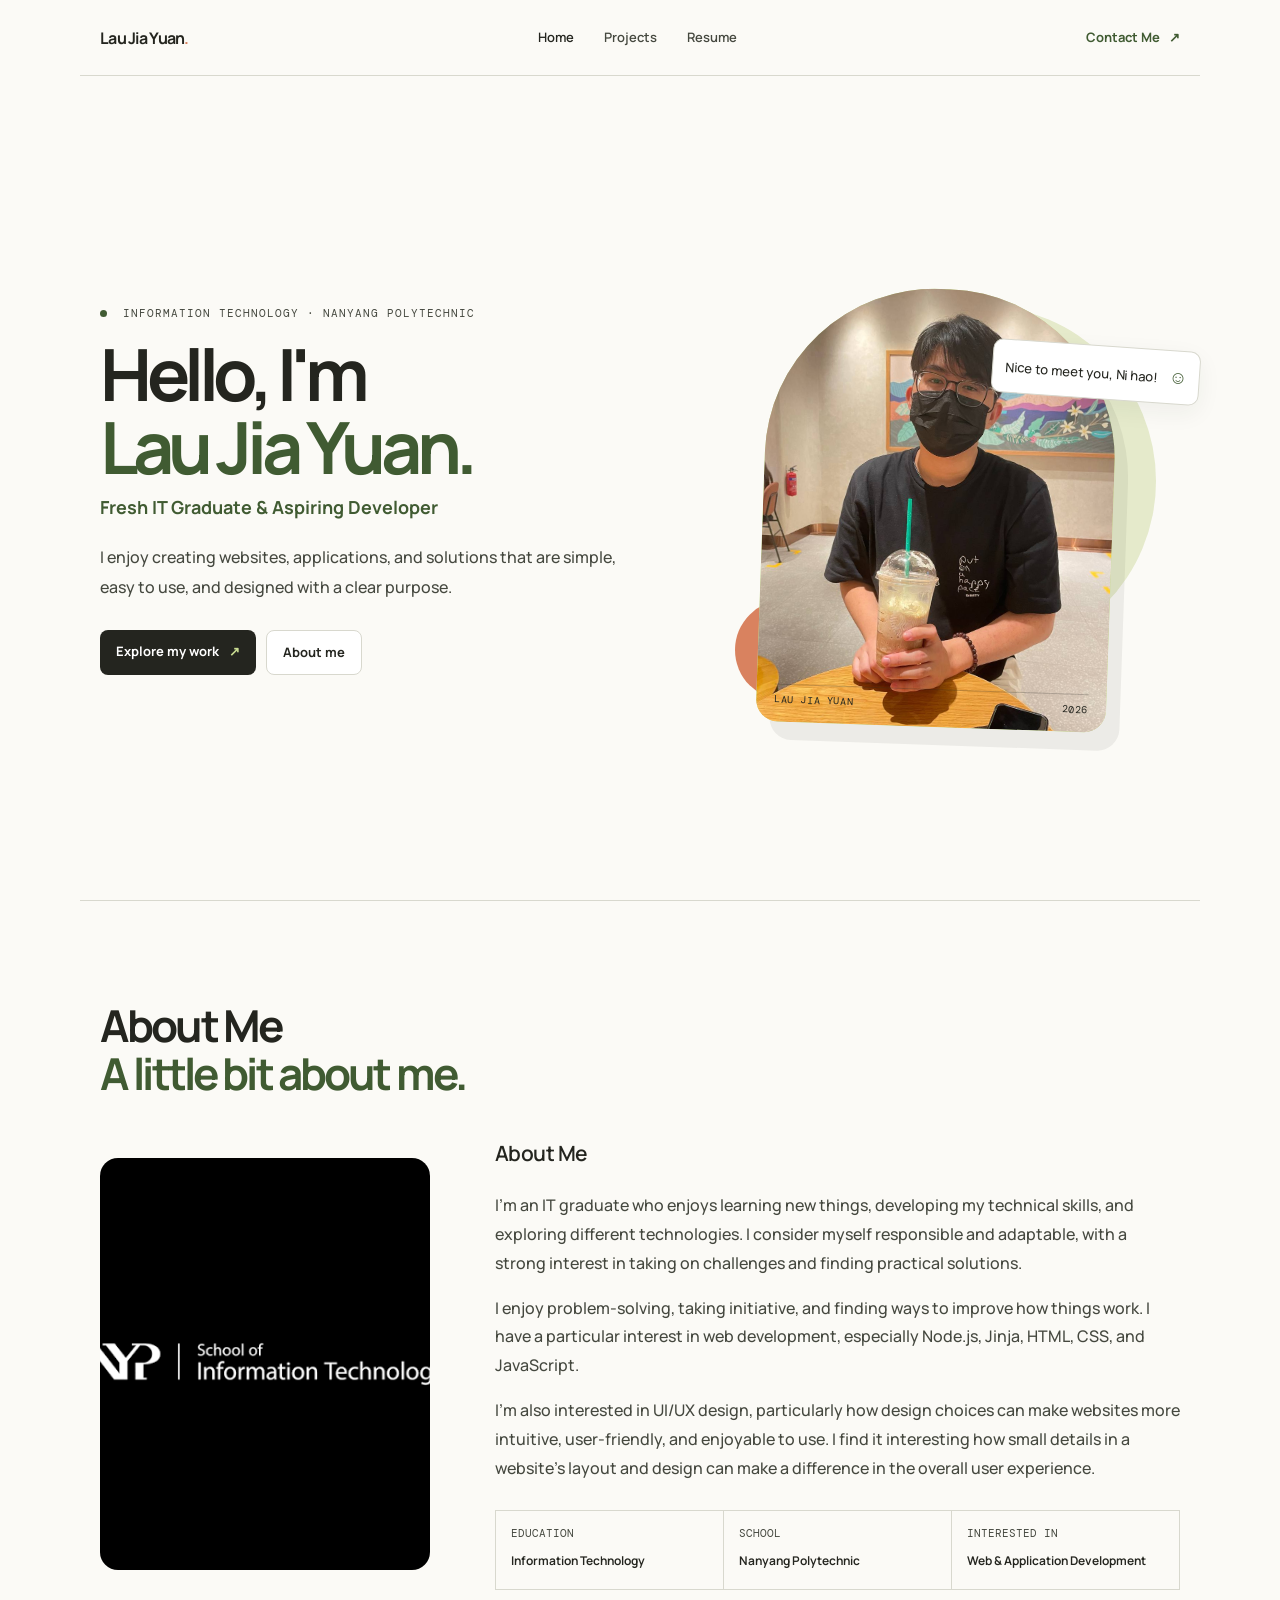
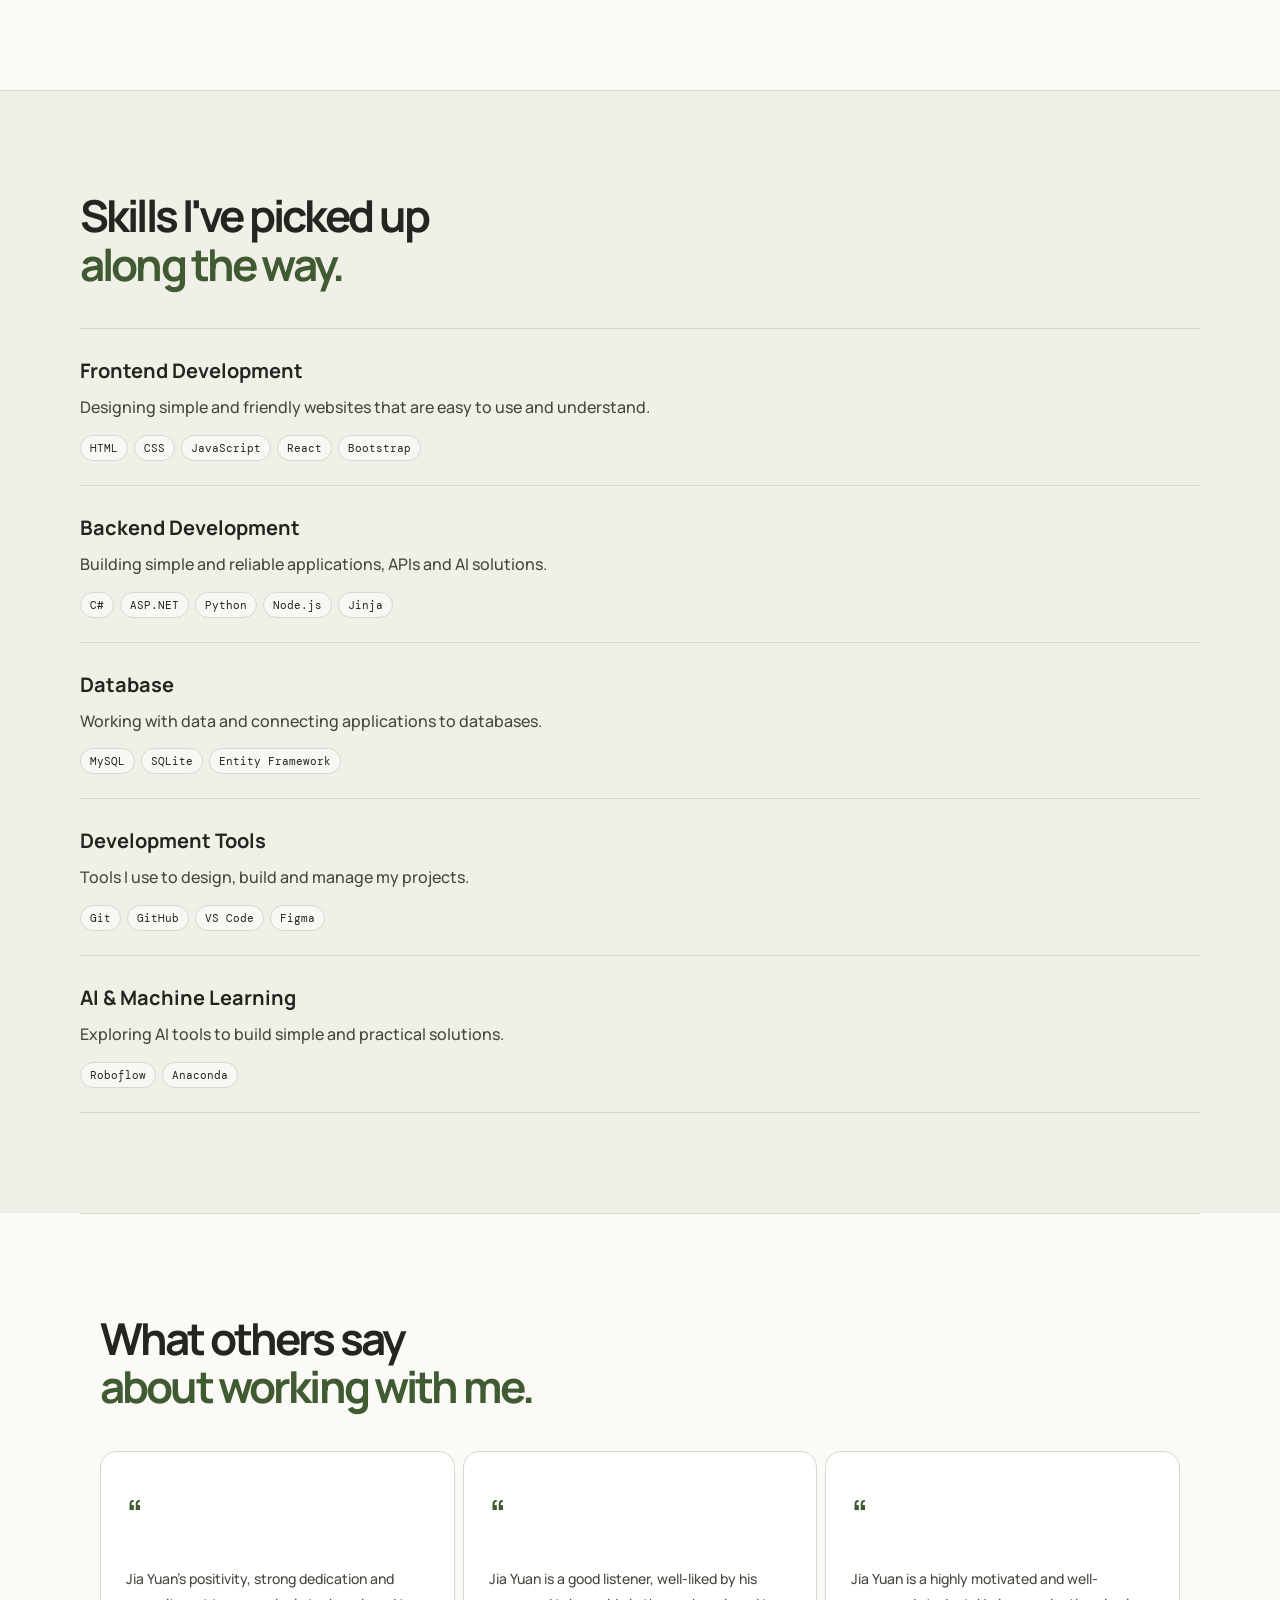
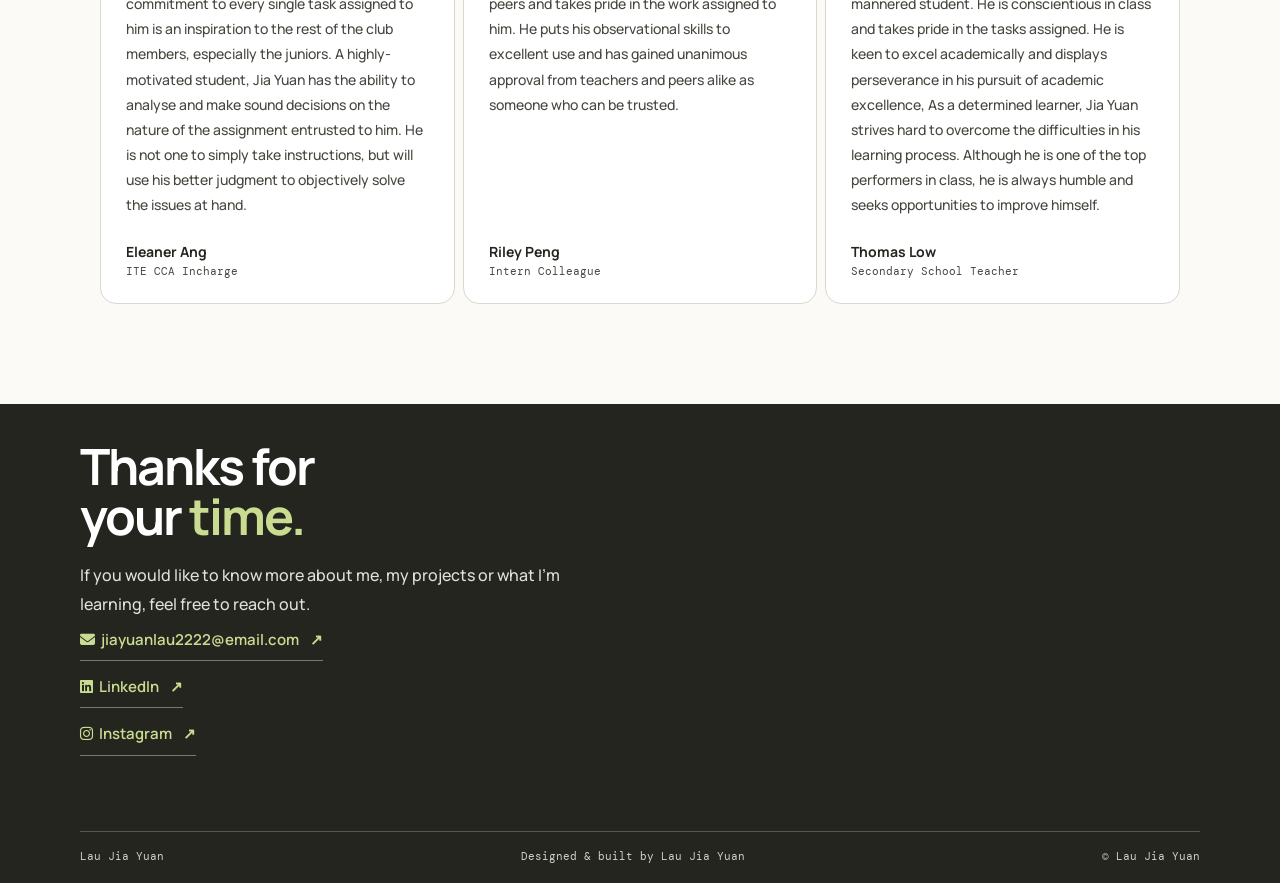
<file: index.html>
<!DOCTYPE html>
<html lang="en">

<head>
  <meta charset="UTF-8">
  <meta name="viewport" content="width=device-width, initial-scale=1.0">
  <meta name="description" content="Lau Jia Yuan — IT Graduate Portfolio">

  <title>Lau Jia Yuan — Home</title>

  <link rel="stylesheet" href="style.css">
  <link rel="stylesheet" href="https://cdnjs.cloudflare.com/ajax/libs/font-awesome/6.7.2/css/all.min.css">
</head>

<body>

<!-- HEADER -->

<header class="site-header">

  <a class="logo" href="index.html">
    Lau Jia Yuan<span>.</span>
  </a>

  <nav class="desktop-nav" aria-label="Main navigation">
    <a class="active" href="index.html">Home</a>
    <a href="projects.html">Projects</a>
    <a href="resume.html">Resume</a>
  </nav>

  <a class="header-button" href="#contact">
    Contact Me <span>↗</span>
  </a>

  <button class="menu-button" aria-label="Open navigation">
    <i></i>
    <i></i>
  </button>

</header>

<!-- MOBILE NAVIGATION -->

<div class="mobile-nav">

  <a class="active" href="index.html">Home</a>
  <a href="projects.html">Projects</a>
  <a href="resume.html">Resume</a>
  <a href="#contact">Contact</a>

</div>


<main>

  <!-- HOME INTRODUCTION -->

  <section id="home" class="hero">

    <div class="hero-intro">

      <div class="eyebrow">
        <span class="dot"></span>
        INFORMATION TECHNOLOGY · NANYANG POLYTECHNIC
      </div>

      <h1>
        Hello, I'm<br>
        <strong>Lau Jia Yuan.</strong>
      </h1>

      <p class="hero-role">
        Fresh IT Graduate &amp; Aspiring Developer
      </p>

      <p class="hero-description">
        I enjoy creating websites, applications, and solutions
        that are simple, easy to use, and designed with a clear purpose.
      </p>


<!--        <p class="hero-description">-->
<!--I’m a motivated IT graduate who enjoys learning new things, building my skills, and exploring new technologies. I’m adaptable, well-organised, and comfortable working both independently and as part of a team.-->
<!--        </p>-->
<!--              <p class="hero-description">-->
<!--I enjoy taking initiative, solving problems, and finding ways to improve how things work. I have a strong interest in web development, particularly Node.js, Jinja, HTML, CSS, and JavaScript.-->
<!--        </p>-->

<!--                  <p class="hero-description">-->
<!--Beyond coding, I’m also interested in UX design and creating websites that look good, are easy to use, and provide a smooth experience. I also have a basic understanding of networking and how devices communicate with one another.-->
<!--        </p>-->

      <div class="hero-buttons">

        <a class="button button-dark" href="projects.html">
          Explore my work <span>↗</span>
        </a>

        <a class="button button-outline" href="#about">
          About me
        </a>

      </div>

    </div>


    <div class="hero-visual">

      <div class="shape shape-back"></div>
      <div class="shape shape-front"></div>

      <div class="photo-frame">

        <div class="photo-label top">
          <span>PROFILE</span>
          <span>01</span>
        </div>

        <img src="images/Profile_Pic.jpg" alt="Lau Jia Yuan" style="  display: block;
  margin: auto;">

        <div class="photo-label bottom">
          <span>LAU JIA YUAN</span>
          <span>2026</span>
        </div>

      </div>

      <div class="hello-note">
        <span>Nice to meet you, Ni hao!</span>
        <b>☺</b>
      </div>

    </div>

  </section>


  <!-- ABOUT ME -->

  <section id="about" class="section">

    <div class="section-heading">

      <h2>
        About Me<br>
        <em>A little bit about me.</em>
      </h2>

    </div>


    <div class="about-layout" >

      <div class="about-photo-wrap" style="  display: block;
  margin: auto;">

        <div class="about-photo" >
          <img src="images/nyp.png" alt="Nanyang Polytechnic" >
        </div>

      </div>


      <div class="about-copy">

        <p class="large-copy">
About Me
        </p>

        <p>
I’m an IT graduate who enjoys learning new things, developing my technical skills, and exploring different technologies. I consider myself responsible and adaptable, with a strong interest in taking on challenges and finding practical solutions.
        </p>

        <p>
I enjoy problem-solving, taking initiative, and finding ways to improve how things work. I have a particular interest in web development, especially Node.js, Jinja, HTML, CSS, and JavaScript.
        </p>

        <p>
I’m also interested in UI/UX design, particularly how design choices can make websites more intuitive, user-friendly, and enjoyable to use. I find it interesting how small details in a website's layout and design can make a difference in the overall user experience.
        <div class="about-facts">

          <div>
            <span>EDUCATION</span>
            <strong>Information Technology</strong>
          </div>

          <div>
            <span>SCHOOL</span>
            <strong>Nanyang Polytechnic</strong>
          </div>

          <div>
            <span>INTERESTED IN</span>
            <strong>Web &amp; Application Development</strong>
          </div>

        </div>

      </div>

    </div>

  </section>


  <!-- SKILLS -->

  <section id="skills" class="section section-soft">

    <div class="section-heading">

      <h2>
        Skills I've picked up<br>
        <em>along the way.</em>
      </h2>

    </div>


    <div class="skills-layout">

      <!--
      <div class="skills-photo">
        <img src="images/skills.jpg"
             alt="Lau Jia Yuan working on a project">
      </div>
      -->

      <div class="skill-list">


        <article>

          <div>

            <h3>Frontend Development</h3>

            <p>
              Designing simple and friendly websites
              that are easy to use and understand.
            </p>

            <div class="tags">
              <span>HTML</span>
              <span>CSS</span>
              <span>JavaScript</span>
              <span>React</span>
              <span>Bootstrap</span>
            </div>

          </div>

        </article>


        <article>

          <div>

            <h3>Backend Development</h3>

            <p>
              Building simple and reliable applications,
              APIs and AI solutions.
            </p>

            <div class="tags">
              <span>C#</span>
              <span>ASP.NET</span>
              <span>Python</span>
              <span>Node.js</span>
              <span>Jinja</span>
            </div>

          </div>

        </article>


        <article>

          <div>

            <h3>Database</h3>

            <p>
              Working with data and connecting applications
              to databases.
            </p>

            <div class="tags">
              <span>MySQL</span>
              <span>SQLite</span>
              <span>Entity Framework</span>
            </div>

          </div>

        </article>


        <article>

          <div>

            <h3>Development Tools</h3>

            <p>
              Tools I use to design, build and manage my projects.
            </p>

            <div class="tags">
              <span>Git</span>
              <span>GitHub</span>
              <span>VS Code</span>
              <span>Figma</span>
            </div>

          </div>

        </article>


        <article>

          <div>

            <h3>AI &amp; Machine Learning</h3>

            <p>
              Exploring AI tools to build simple and practical solutions.
            </p>

            <div class="tags">
              <span>Roboflow</span>
              <span>Anaconda</span>
            </div>

          </div>

        </article>

      </div>

    </div>

  </section>


  <!-- TESTIMONIALS -->

  <section id="testimonials" class="section">

    <div class="section-heading">

      <h2>
        What others say<br>
        <em>about working with me.</em>
      </h2>

    </div>


    <div class="testimonial-grid">


      <article class="testimonial-card">

        <span class="testimonial-mark">“</span>

        <p>
          Jia Yuan's positivity, strong dedication and commitment to every single task assigned to him is an inspiration to the rest of the club members, especially the juniors. A highly-motivated student, Jia Yuan has the ability to analyse and make sound decisions on the nature of the assignment entrusted to him. He is not one to simply take instructions, but will use his better judgment to objectively solve the issues at hand.
        </p>

        <div class="testimonial-person">
          <strong>Eleaner Ang</strong>
          <span>ITE CCA Incharge</span>
        </div>

      </article>


      <article class="testimonial-card">

        <span class="testimonial-mark">“</span>

        <p>
          Jia Yuan is a good listener, well-liked by his peers and takes pride in the work assigned to him. He puts his observational skills to excellent use and has gained unanimous approval from teachers and peers alike as someone who can be trusted.
        </p>

        <div class="testimonial-person">
          <strong>Riley Peng</strong>
          <span>Intern Colleague</span>
        </div>

      </article>


      <article class="testimonial-card">

        <span class="testimonial-mark">“</span>

        <p>
          Jia Yuan is a highly motivated and well-mannered student. He is conscientious in class and takes pride in the tasks assigned. He is keen to excel academically and displays perseverance in his pursuit of academic excellence, As a determined learner, Jia Yuan strives hard to overcome the difficulties in his learning process. Although he is one of the top performers in class, he is always humble and seeks opportunities to improve himself.
        </p>

        <div class="testimonial-person">
          <strong>Thomas Low</strong>
          <span>Secondary School Teacher</span>
        </div>

      </article>


    </div>

  </section>


  <!-- CONTACT -->

  <section id="contact" class="contact">

    <div class="contact-inner">

<!--      <p class="contact-label">04 / CONTACT ME</p>-->

      <h2>
        Thanks for<br>
        your<em> time.</em>
      </h2>

      <p class="contact-text">
        If you would like to know more about me,
        my projects or what I'm learning,
        feel free to reach out.
      </p>


      <div class="contact-links">

        <a class="email-link"
           href="mailto:jiayuanlau2222@email.com">

          <i class="fa-solid fa-envelope"></i>
          &nbsp;jiayuanlau2222@email.com <span>↗</span>

        </a>


        <a class="email-link"
           href="https://www.linkedin.com/in/YOUR-USERNAME/"
           target="_blank"
           rel="noopener noreferrer">

          <i class="fa-brands fa-linkedin"></i>
          &nbsp;LinkedIn <span>↗</span>

        </a>


        <a class="email-link"
           href="https://www.instagram.com/YOUR-USERNAME/"
           target="_blank"
           rel="noopener noreferrer">

          <i class="fa-brands fa-instagram"></i>
          &nbsp;Instagram <span>↗</span>

        </a>

      </div>


      <footer>

        <span>Lau Jia Yuan</span>
        <span>Designed &amp; built by Lau Jia Yuan</span>
        <span>© Lau Jia Yuan</span>

      </footer>

    </div>

  </section>

</main>


<script src="script.js"></script>

</body>
</html>
</file>
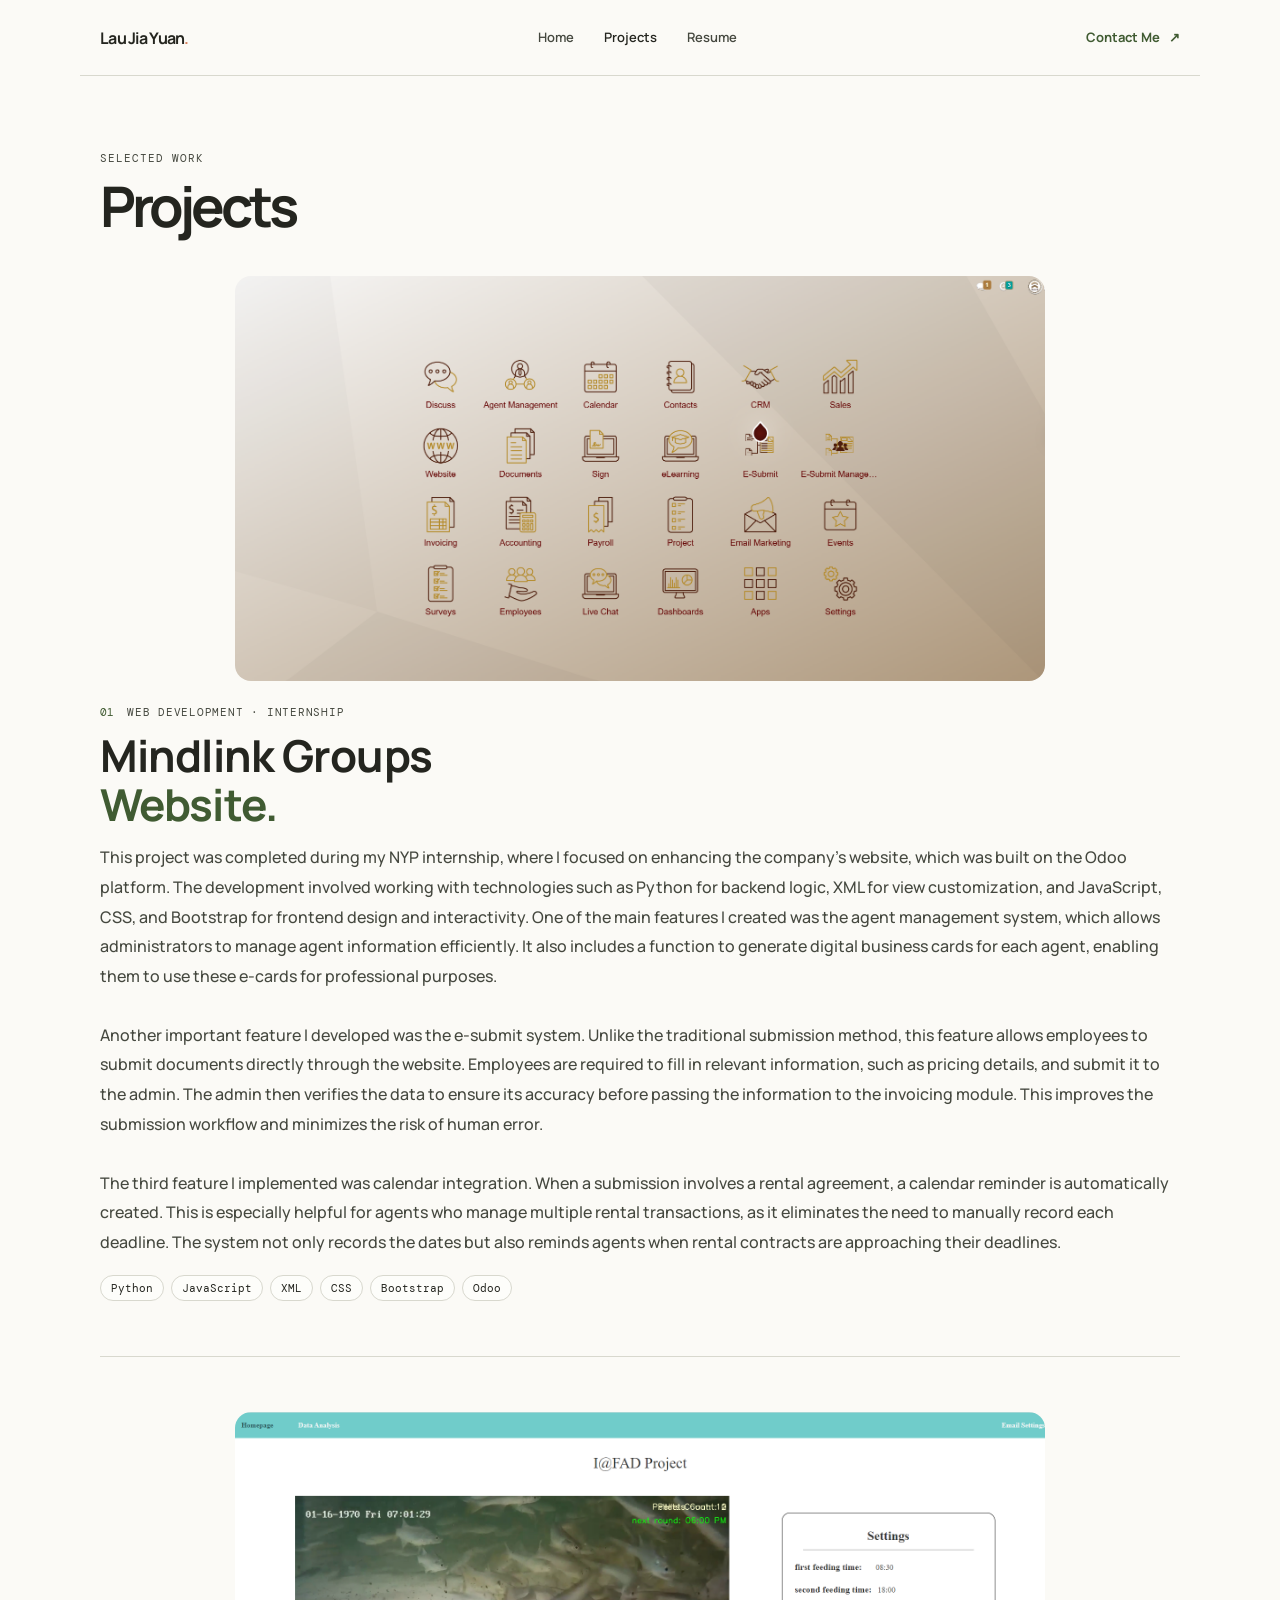
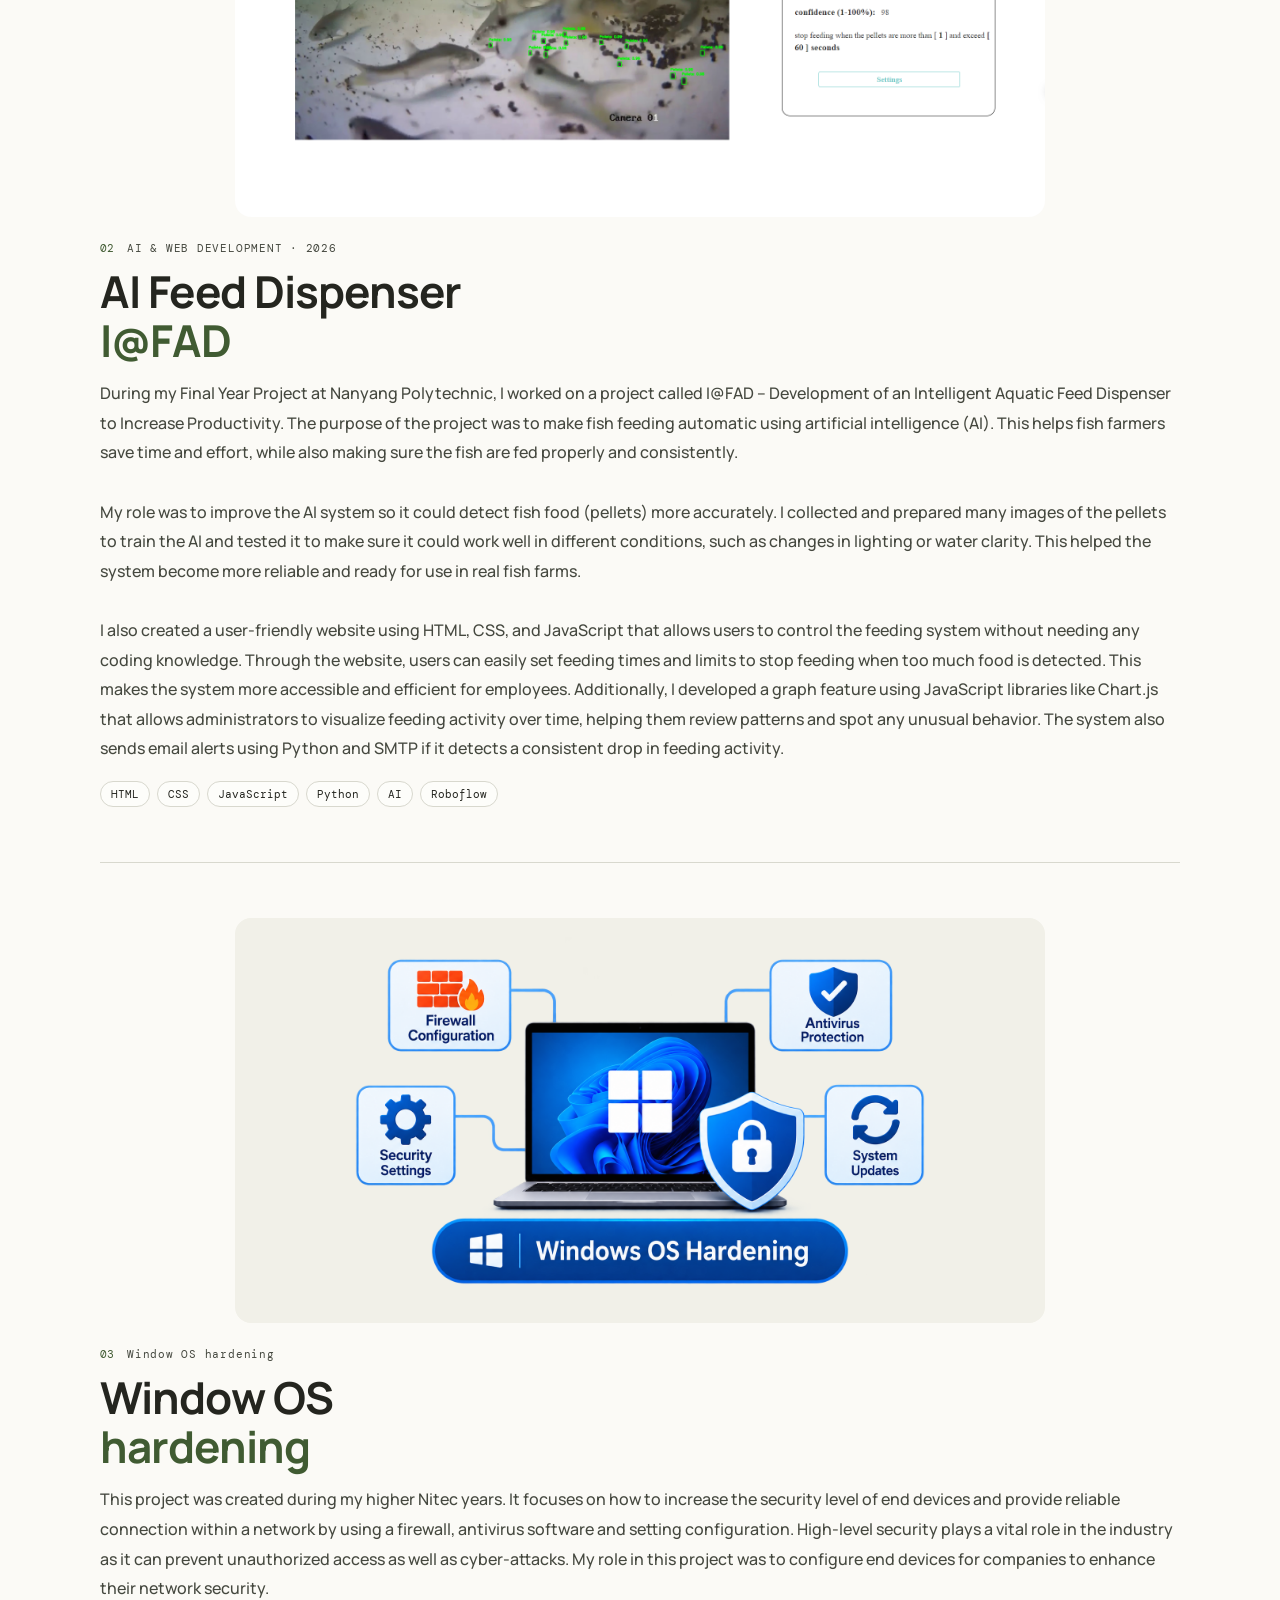
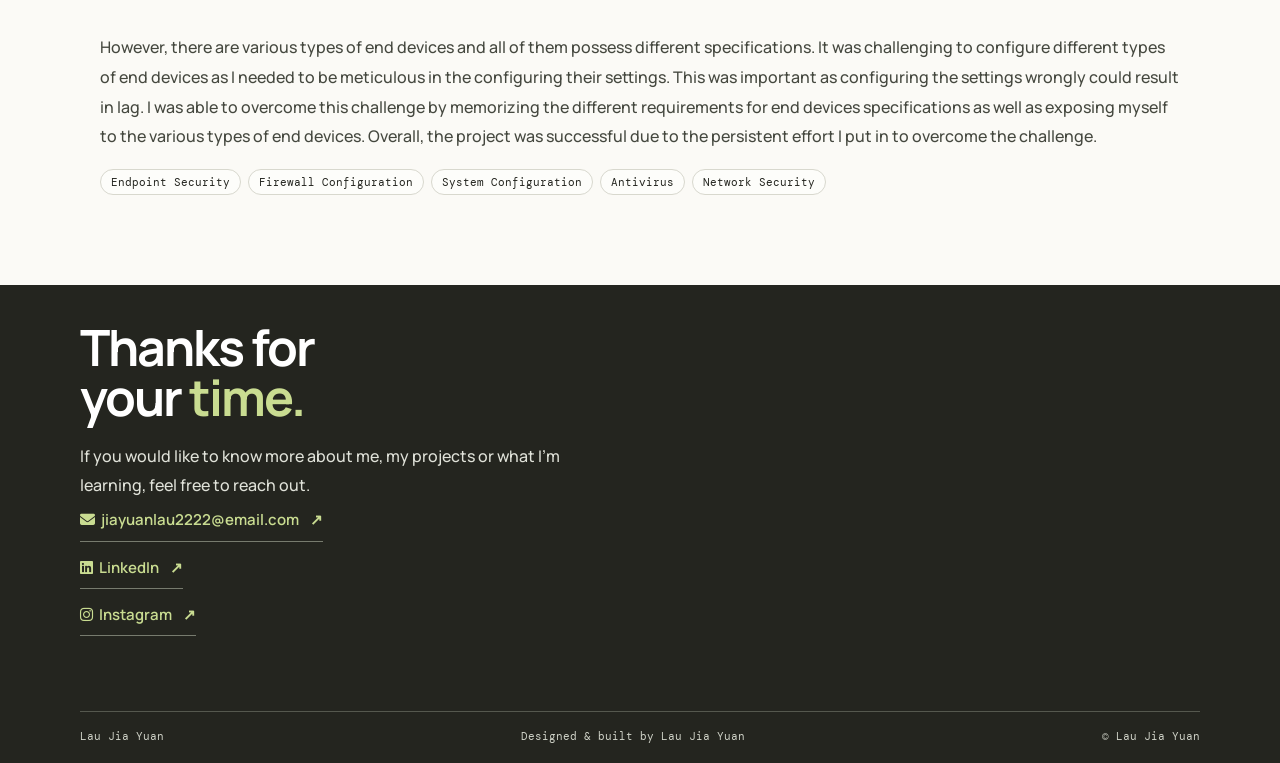
<file: projects.html>
<!DOCTYPE html>
<html lang="en">
<head>
  <meta charset="UTF-8">
  <meta name="viewport" content="width=device-width, initial-scale=1.0">
  <title>Lau Jia Yuan — Projects</title>

  <link rel="stylesheet" href="style.css">
  <link rel="stylesheet" href="https://cdnjs.cloudflare.com/ajax/libs/font-awesome/6.7.2/css/all.min.css">
</head>

<body>

<header class="site-header">

  <a class="logo" href="index.html">
    Lau Jia Yuan<span>.</span>
  </a>

  <nav class="desktop-nav">
    <a href="index.html">Home</a>
    <a class="active" href="projects.html">Projects</a>
    <a href="resume.html">Resume</a>
  </nav>

  <a class="header-button" href="index.html#contact">
    Contact Me <span>↗</span>
  </a>

  <button class="menu-button" aria-label="Open navigation">
    <i></i><i></i>
  </button>

</header>

<div class="mobile-nav">
  <a href="index.html">Home</a>
  <a class="active" href="projects.html">Projects</a>
  <a href="resume.html">Resume</a>
  <a href="index.html#contact">Contact</a>
</div>

<main>

  <!-- PROJECTS INTRODUCTION -->

  <div class="projects-intro">
    <p class="eyebrow">SELECTED WORK</p>
    <h1>Projects</h1>
  </div>


  <!-- PROJECT LIST -->

  <div class="projects-list">

    <!-- PROJECT 01 -->

    <article class="project">

      <div class="project-image">

        <img src="images/mindlink_web.png"
             alt="Mindlink Groups website screenshot">

<!--        <span class="project-badge">01</span>-->

      </div>

      <div class="project-copy">

        <div class="project-meta">
          <span class="section-number">01</span>
          <p class="project-type">WEB DEVELOPMENT · INTERNSHIP</p>
        </div>

        <h2 class="project-title">
          Mindlink Groups<br>
          <em>Website.</em>
        </h2>

        <p class="project-description">
          This project was completed during my NYP internship, where I focused on enhancing the company’s website, which was built on the Odoo platform. The development involved working with technologies such as Python for backend logic, XML for view customization, and JavaScript, CSS, and Bootstrap for frontend design and interactivity. One of the main features I created was the agent management system, which allows administrators to manage agent information efficiently. It also includes a function to generate digital business cards for each agent, enabling them to use these e-cards for professional purposes.
</br></br>
Another important feature I developed was the e-submit system. Unlike the traditional submission method, this feature allows employees to submit documents directly through the website. Employees are required to fill in relevant information, such as pricing details, and submit it to the admin. The admin then verifies the data to ensure its accuracy before passing the information to the invoicing module. This improves the submission workflow and minimizes the risk of human error.
</br></br>
The third feature I implemented was calendar integration. When a submission involves a rental agreement, a calendar reminder is automatically created. This is especially helpful for agents who manage multiple rental transactions, as it eliminates the need to manually record each deadline. The system not only records the dates but also reminds agents when rental contracts are approaching their deadlines.
        </p>

        <div class="tags">
          <span>Python</span>
          <span>JavaScript</span>
          <span>XML</span>
          <span>CSS</span>
          <span>Bootstrap</span>
          <span>Odoo</span>
        </div>

      </div>

    </article>


    <!-- PROJECT 02 -->

    <article class="project">

      <div class="project-image">

        <img src="images/AI.png"
             alt="I@FAD AI Feed Dispenser screenshot">

<!--        <span class="project-badge">02</span>-->

      </div>

      <div class="project-copy">

        <div class="project-meta">
          <span class="section-number">02</span>
          <p class="project-type">AI &amp; WEB DEVELOPMENT · 2026</p>
        </div>

        <h2 class="project-title">
           AI Feed Dispenser<br>
          <em>I@FAD</em>
        </h2>

        <p class="project-description">
          During my Final Year Project at Nanyang Polytechnic, I worked on a project called I@FAD – Development of an Intelligent Aquatic Feed Dispenser to Increase Productivity. The purpose of the project was to make fish feeding automatic using artificial intelligence (AI). This helps fish farmers save time and effort, while also making sure the fish are fed properly and consistently.
</br></br>
My role was to improve the AI system so it could detect fish food (pellets) more accurately. I collected and prepared many images of the pellets to train the AI and tested it to make sure it could work well in different conditions, such as changes in lighting or water clarity. This helped the system become more reliable and ready for use in real fish farms.
</br></br>
I also created a user-friendly website using HTML, CSS, and JavaScript that allows users to control the feeding system without needing any coding knowledge. Through the website, users can easily set feeding times and limits to stop feeding when too much food is detected. This makes the system more accessible and efficient for employees. Additionally, I developed a graph feature using JavaScript libraries like Chart.js that allows administrators to visualize feeding activity over time, helping them review patterns and spot any unusual behavior. The system also sends email alerts using Python and SMTP if it detects a consistent drop in feeding activity.
        </p>

        <div class="tags">
          <span>HTML</span>
          <span>CSS</span>
          <span>JavaScript</span>
          <span>Python</span>
          <span>AI</span>
          <span>Roboflow</span>
        </div>

      </div>

    </article>



      <article class="project">

      <div class="project-image">

        <img src="images/project3.png"
             alt="Windows OS hardening" style="object-fit: contain;">

<!--        <span class="project-badge">02</span>-->

      </div>

      <div class="project-copy">

        <div class="project-meta">
          <span class="section-number">03</span>
          <p class="project-type">Window OS hardening</p>
        </div>

        <h2 class="project-title">
           Window OS <br>
          <em>hardening</em>
        </h2>

        <p class="project-description">
This project was created during my higher Nitec years. It focuses on how to increase the security level of end devices and provide reliable connection within a network by using a firewall, antivirus software and setting configuration. High-level security plays a vital role in the industry as it can prevent unauthorized access as well as cyber-attacks. My role in this project was to configure end devices for companies to enhance their network security.
</br></br>
However, there are various types of end devices and all of them possess different specifications. It was challenging to configure different types of end devices as I needed to be meticulous in the configuring their settings. This was important as configuring the settings wrongly could result in lag. I was able to overcome this challenge by memorizing the different requirements for end devices specifications as well as exposing myself to the various types of end devices. Overall, the project was successful due to the persistent effort I put in to overcome the challenge.

        </p>

       <div class="tags">
  <span>Endpoint Security</span>
  <span>Firewall Configuration</span>
  <span>System Configuration</span>
  <span>Antivirus</span>
  <span>Network Security</span>
</div>

      </div>

    </article>

  </div>


  <!-- CONTACT SECTION -->

  <section id="contact" class="contact">

    <div class="contact-inner">

<!--      <p class="contact-label">04 / CONTACT ME</p>-->

      <h2>
        Thanks for<br>
        your<em> time.</em>
      </h2>

      <p class="contact-text">
        If you would like to know more about me,
        my projects or what I'm learning,
        feel free to reach out.
      </p>


      <div class="contact-links">

        <a class="email-link"
           href="mailto:jiayuanlau2222@email.com">

          <i class="fa-solid fa-envelope"></i>
          &nbsp;jiayuanlau2222@email.com <span>↗</span>

        </a>


        <a class="email-link"
           href="https://www.linkedin.com/in/YOUR-USERNAME/"
           target="_blank"
           rel="noopener noreferrer">

          <i class="fa-brands fa-linkedin"></i>
          &nbsp;LinkedIn <span>↗</span>

        </a>


        <a class="email-link"
           href="https://www.instagram.com/YOUR-USERNAME/"
           target="_blank"
           rel="noopener noreferrer">

          <i class="fa-brands fa-instagram"></i>
          &nbsp;Instagram <span>↗</span>

        </a>

      </div>


      <footer>

        <span>Lau Jia Yuan</span>
        <span>Designed &amp; built by Lau Jia Yuan</span>
        <span>© Lau Jia Yuan</span>

      </footer>

    </div>

  </section>

</main>

<script src="script.js"></script>

</body>
</html>
</file>
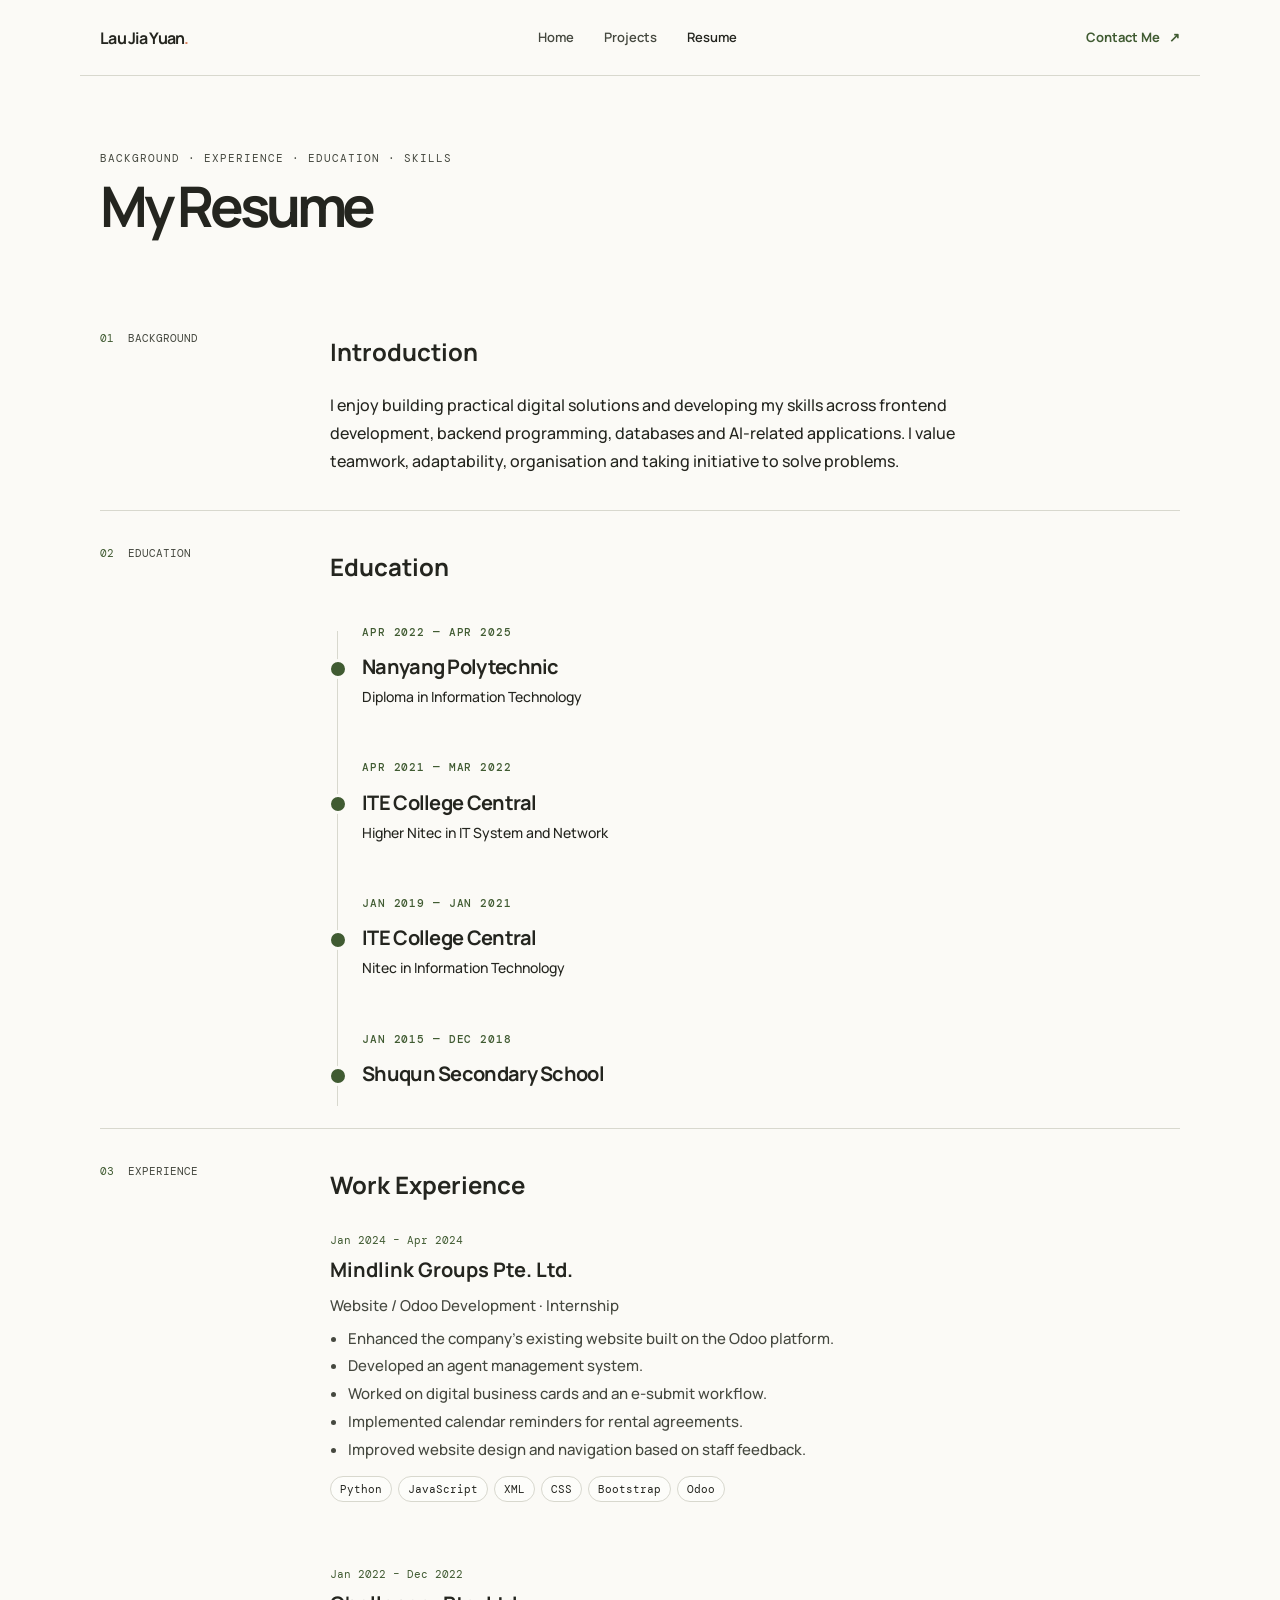
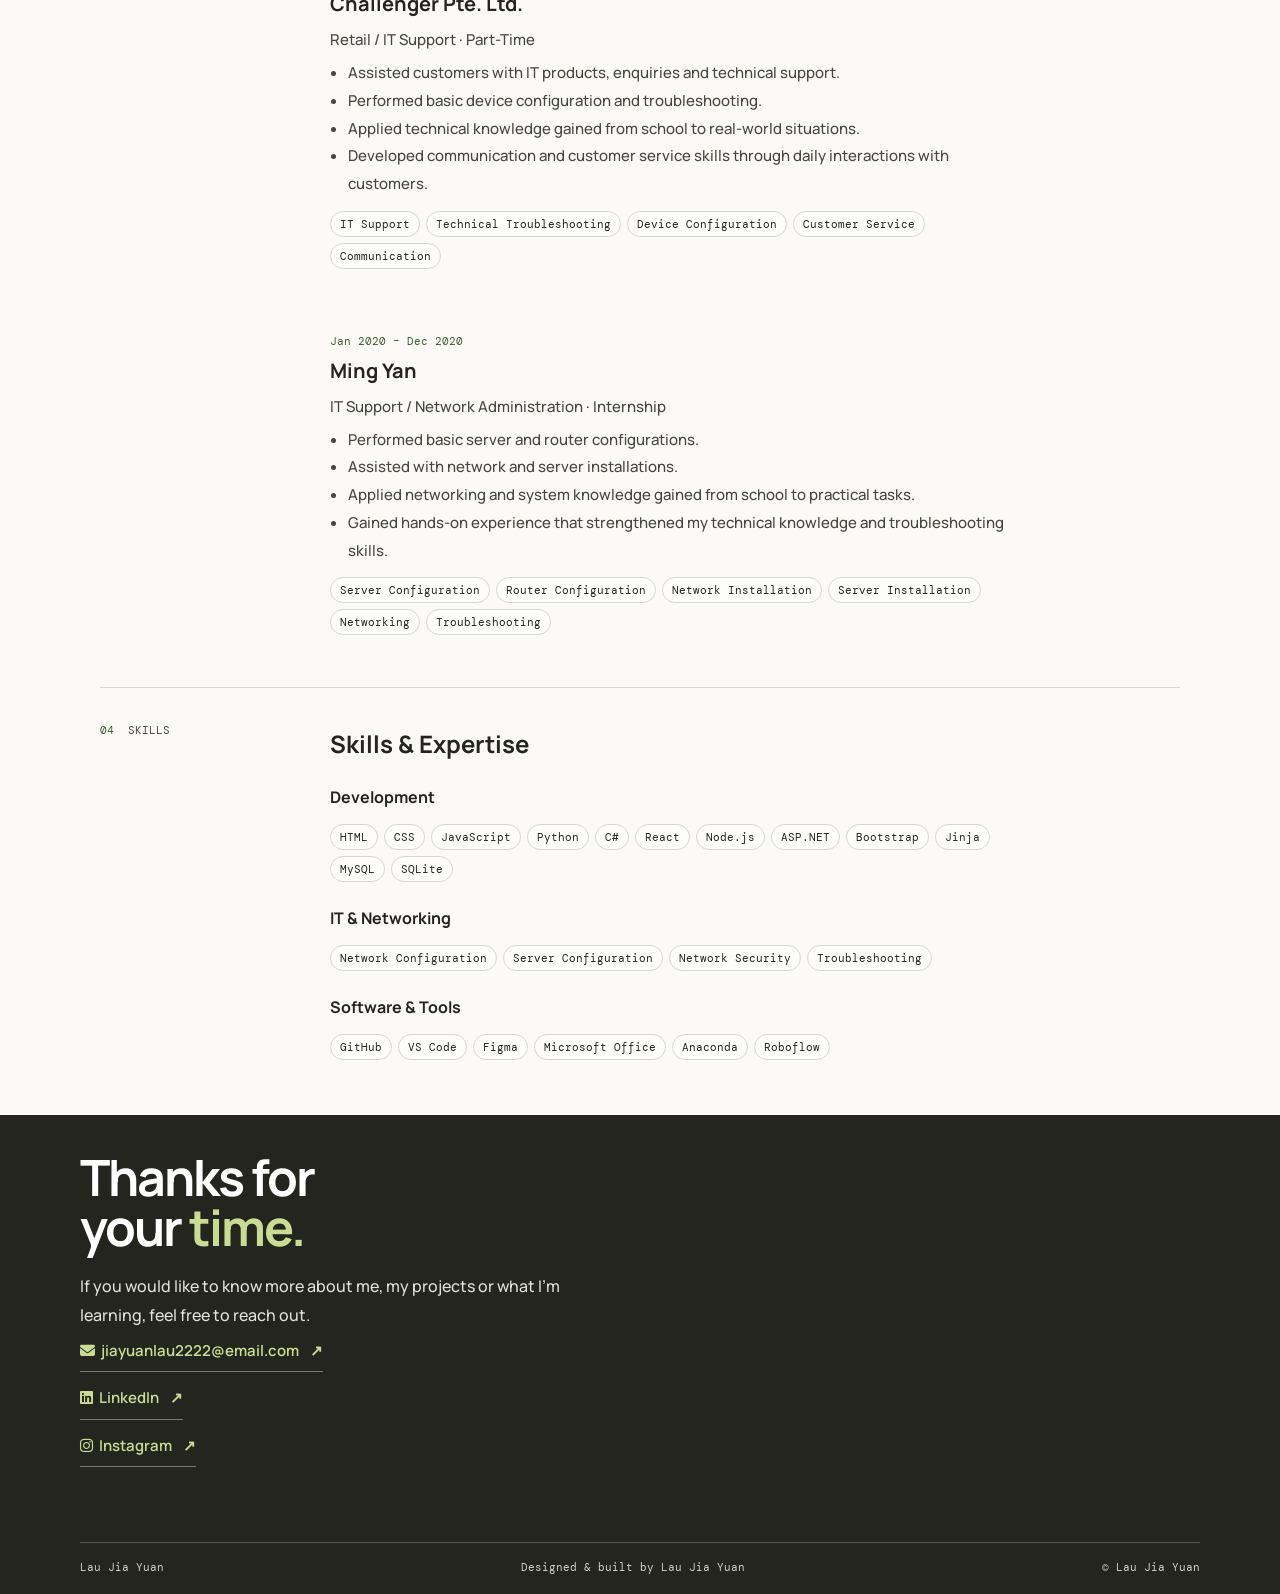
<file: resume.html>
<!DOCTYPE html>
<html lang="en">
<head>
  <meta charset="UTF-8">
  <meta name="viewport" content="width=device-width, initial-scale=1.0">
  <title>Lau Jia Yuan — Resume</title>

  <link rel="stylesheet" href="style.css">
  <link rel="stylesheet" href="https://cdnjs.cloudflare.com/ajax/libs/font-awesome/6.7.2/css/all.min.css">
</head>

<body>

<header class="site-header">

  <a class="logo" href="index.html">
    Lau Jia Yuan<span>.</span>
  </a>

  <nav class="desktop-nav">
    <a href="index.html">Home</a>
    <a href="projects.html">Projects</a>
    <a class="active" href="resume.html">Resume</a>
  </nav>

  <a class="header-button" href="index.html#contact">
    Contact Me <span>↗</span>
  </a>

  <button class="menu-button" aria-label="Open navigation">
    <i></i><i></i>
  </button>

</header>

<div class="mobile-nav">
  <a href="index.html">Home</a>
  <a href="projects.html">Projects</a>
  <a class="active" href="resume.html">Resume</a>
  <a href="index.html#contact">Contact</a>
</div>

<main>


<!-- RESUME INTRODUCTION -->

<div class="projects-intro">
  <p class="eyebrow">BACKGROUND · EXPERIENCE · EDUCATION · SKILLS</p>
  <h1>My Resume</h1>
</div>




<!--<section class="page-hero resume-hero ">-->

<!--  <div class="eyebrow">-->
<!--    <span class="dot"></span>-->
<!--    BACKGROUND · EXPERIENCE · EDUCATION · SKILLS-->
<!--  </div>-->

<!--  <h1>-->
<!--    My resume-->
<!--  </h1>-->

<!--  <p class="hero-description">-->
<!--    A closer look at my education, technical abilities-->
<!--    and project experience.-->
<!--  </p>-->

  <!--<div class="hero-buttons">

    <a class="button button-dark"
       href="documents/Lau_Jia_Yuan_Resume.pdf"
       target="_blank">
      View / Download CV <span>↗</span>
    </a>

    <a class="button button-outline"
       href="index.html#contact">
      Get in touch
    </a>

  </div>-->

<!--</section>-->


<section class="page-hero resume-hero section resume-intro ">

  <!-- PROFILE -->

  <div class="resume-first resume-block ">

    <div class="resume-label">
      <span>01</span>
      <p>BACKGROUND</p>
    </div>

    <div class="resume-content">

      <h2>Introduction</h2>

      <!--<p class="large-copy">
        A motivated Information Technology graduate
        from Nanyang Polytechnic with an interest
        in web and application development.
      </p>-->

      <p>
        I enjoy building practical digital solutions
        and developing my skills across frontend development,
        backend programming, databases and AI-related applications.

        I value teamwork, adaptability, organisation
        and taking initiative to solve problems.
      </p>

    </div>

  </div>


  <!-- EDUCATION -->


<!-- EDUCATION -->

<div class="resume-block education-block">

  <div class="resume-label">
    <span>02</span>
    <p>EDUCATION</p>
  </div>

  <div class="resume-content">

    <h2>Education</h2>

    <div class="education-timeline">

      <!-- 01 -->
        <div class="education-item nanyang-bullet">
        <span class="education-date">APR 2022 — APR 2025</span>

        <div class="education-details">
          <h3>Nanyang Polytechnic</h3>
          <p class="education-qualification">
            Diploma in Information Technology
          </p>
        </div>
      </div>

      <!-- 02 -->
      <div class="education-item">
        <span class="education-date">APR 2021 — MAR 2022</span>

        <div class="education-details">
          <h3>ITE College Central</h3>
          <p class="education-qualification">
            Higher Nitec in IT System and Network
          </p>
        </div>
      </div>

      <!-- 03 -->
      <div class="education-item">
        <span class="education-date">JAN 2019 — JAN 2021</span>

        <div class="education-details">
          <h3>ITE College Central</h3>
          <p class="education-qualification">
            Nitec in Information Technology
          </p>
        </div>
      </div>

      <!-- 04 -->
      <div class="education-item">
        <span class="education-date">JAN 2015 — DEC 2018</span>

        <div class="education-details">
          <h3>Shuqun Secondary School</h3>
        </div>
      </div>

    </div>

  </div>

</div>



<!-- EXPERIENCE -->

<div class="resume-block">

  <div class="resume-label">
    <span>03</span>
    <p>EXPERIENCE</p>
  </div>






  <div class="resume-content">

    <h2>Work Experience</h2>

    <div class="resume-entry">

      <div class="project-meta">
          <span class="section-number">Jan 2024 – Apr 2024</span>
        </div>

    <h3>Mindlink Groups Pte. Ltd.</h3>

<p class="resume-entry-subtitle">
  Website / Odoo Development · Internship
</p>



<ul>
  <li>Enhanced the company's existing website built on the Odoo platform.</li>
  <li>Developed an agent management system.</li>
  <li>Worked on digital business cards and an e-submit workflow.</li>
  <li>Implemented calendar reminders for rental agreements.</li>
  <li>Improved website design and navigation based on staff feedback.</li>
</ul>

<div class="tags">
  <span>Python</span>
  <span>JavaScript</span>
  <span>XML</span>
  <span>CSS</span>
  <span>Bootstrap</span>
  <span>Odoo</span>
</div>


      </br></br>

<!-- 02 working experiences -->

      <div class="project-meta">
        <span class="section-number">Jan 2022 – Dec 2022</span>
      </div>

      <h3>Challenger Pte. Ltd.</h3>

<p class="resume-entry-subtitle">
  Retail / IT Support · Part-Time
</p>

<ul>
  <li>Assisted customers with IT products, enquiries and technical support.</li>
  <li>Performed basic device configuration and troubleshooting.</li>
  <li>Applied technical knowledge gained from school to real-world situations.</li>
  <li>Developed communication and customer service skills through daily interactions with customers.</li>
</ul>

<div class="tags">
  <span>IT Support</span>
  <span>Technical Troubleshooting</span>
  <span>Device Configuration</span>
  <span>Customer Service</span>
  <span>Communication</span>
</div>


      </br></br>
<!--      03 working experiences-->


      <div class="project-meta">
        <span class="section-number">Jan 2020 – Dec 2020</span>
      </div>

<h3>Ming Yan</h3>

<p class="resume-entry-subtitle">
  IT Support / Network Administration · Internship
</p>

<ul>
  <li>Performed basic server and router configurations.</li>
  <li>Assisted with network and server installations.</li>
  <li>Applied networking and system knowledge gained from school to practical tasks.</li>
  <li>Gained hands-on experience that strengthened my technical knowledge and troubleshooting skills.</li>
</ul>

<div class="tags">
  <span>Server Configuration</span>
  <span>Router Configuration</span>
  <span>Network Installation</span>
  <span>Server Installation</span>
  <span>Networking</span>
  <span>Troubleshooting</span>
</div>



    </div>

  </div>

</div>


  <!-- TECHNICAL SKILLS -->

  <div class="resume-block">

    <div class="resume-label">
      <span>04</span>
      <p>SKILLS</p>
    </div>

    <div class="resume-content">

      <h2>Skills & Expertise</h2>

      <div class="resume-skill-groups">

 <div>
      <h3>Development</h3>
      <div class="tags">
        <span>HTML</span>
        <span>CSS</span>
        <span>JavaScript</span>
        <span>Python</span>
        <span>C#</span>
        <span>React</span>
        <span>Node.js</span>
        <span>ASP.NET</span>
        <span>Bootstrap</span>
        <span>Jinja</span>
        <span>MySQL</span>
        <span>SQLite</span>
      </div>
    </div>

    <div>
      <h3>IT & Networking</h3>
      <div class="tags">
        <span>Network Configuration</span>
        <span>Server Configuration</span>
        <span>Network Security</span>
        <span>Troubleshooting</span>
      </div>
    </div>

    <div>
      <h3>Software & Tools</h3>
      <div class="tags">
        <span>GitHub</span>
        <span>VS Code</span>
        <span>Figma</span>
        <span>Microsoft Office</span>
        <span>Anaconda</span>
        <span>Roboflow</span>
      </div>
    </div>

      </div>

    </div>

  </div>


  <!-- PROJECTS -->
<!--
  <div class="resume-block">

    <div class="resume-label">
      <span>05</span>
      <p>PROJECTS</p>
    </div>

    <div class="resume-content">

      <h2>Selected Projects</h2>

      <div class="resume-entry">

        <h3>I@FAD – AI Feed Dispenser</h3>

        <p>
          Final Year Project involving AI-based fish pellet detection
          and a web interface for feeding schedules, limits,
          activity charts and email alerts.
        </p>

      </div>

      <div class="resume-entry">

        <h3>Mindlink Groups Website</h3>

        <p>
          Internship project focused on enhancing Odoo website
          workflows and administrative features.
        </p>

        <a class="text-link" href="projects.html">
          See project details ↗
        </a>

      </div>

    </div>

  </div>-->

</section>

  <section id="contact" class="contact">

    <div class="contact-inner">

<!--      <p class="contact-label">04 / CONTACT ME</p>-->

      <h2>
        Thanks for<br>
        your<em> time.</em>
      </h2>

      <p class="contact-text">
        If you would like to know more about me,
        my projects or what I'm learning,
        feel free to reach out.
      </p>


      <div class="contact-links">

        <a class="email-link"
           href="mailto:jiayuanlau2222@email.com">

          <i class="fa-solid fa-envelope"></i>
          &nbsp;jiayuanlau2222@email.com <span>↗</span>

        </a>


        <a class="email-link"
           href="https://www.linkedin.com/in/YOUR-USERNAME/"
           target="_blank"
           rel="noopener noreferrer">

          <i class="fa-brands fa-linkedin"></i>
          &nbsp;LinkedIn <span>↗</span>

        </a>


        <a class="email-link"
           href="https://www.instagram.com/YOUR-USERNAME/"
           target="_blank"
           rel="noopener noreferrer">

          <i class="fa-brands fa-instagram"></i>
          &nbsp;Instagram <span>↗</span>

        </a>

      </div>


      <footer>

        <span>Lau Jia Yuan</span>
        <span>Designed &amp; built by Lau Jia Yuan</span>
        <span>© Lau Jia Yuan</span>

      </footer>

    </div>

  </section>


</main>

<script src="script.js"></script>

</body>
</html>
</file>
<file: style.css>
@import url('https://fonts.googleapis.com/css2?family=DM+Mono&family=Manrope:wght@400;500;600;700&display=swap');

/* =================================
   ROOT & GLOBAL
================================= */

:root {
  --bg:#fbfaf6;
  --paper:#ffffff;
  --soft:#f1f0e8;

  --text:#24251f;
  --muted:#45483f;
  --subtle:#55594f;

  --line:#d8d8ce;

  --green:#c9dc91;
  --green-dark:#405b32;
  --orange:#d9825f;

  --max:1120px;

  --font-main:"Manrope",Arial,sans-serif;
  --font-mono:"DM Mono",monospace;
}

* {
  box-sizing:border-box;
  margin:0;
  padding:0;
}

html {
  scroll-behavior:smooth;
}

body {
  background:var(--bg);
  color:var(--text);
  font-family:var(--font-main);
  font-size:16px;
  font-weight:500;
  line-height:1.75;
  -webkit-font-smoothing:antialiased;
  text-rendering:optimizeLegibility;
}

a {
  text-decoration:none;
  color:inherit;
}

img {
  max-width:100%;
  height:auto;
}

/* =================================
   HEADER & NAVIGATION
================================= */

.site-header {
  height:76px;
  max-width:var(--max);
  margin:auto;
  padding:0 20px;
  display:flex;
  align-items:center;
  justify-content:space-between;
  border-bottom:1px solid var(--line);
}

.logo {
  font-size:16px;
  font-weight:700;
  letter-spacing:-.045em;
}

.logo span {
  color:var(--orange);
}

.desktop-nav {
  display:flex;
  gap:30px;
}

.desktop-nav a,
.header-button {
  font-size:13px;
  color:var(--muted);
  font-weight:600;
  transition:.2s;
}

.desktop-nav a:hover,
.desktop-nav a.active {
  color:var(--text);
}

.header-button {
  font-weight:700;
  color:var(--green-dark);
}

.header-button span {
  margin-left:6px;
}

.menu-button,
.mobile-nav {
  display:none;
}

/* =================================
   HOMEPAGE HERO
================================= */

.hero {
  max-width:var(--max);
  min-height:calc(100vh - 76px);
  margin:auto;
  padding:75px 20px 35px;
  display:grid;
  grid-template-columns:1fr .9fr;
  gap:60px;
  align-items:center;
}

.hero-intro {
  padding-bottom:35px;
}

.eyebrow {
  font:11px var(--font-mono);
  letter-spacing:.09em;
  color:var(--muted);
}

.dot {
  display:inline-block;
  width:7px;
  height:7px;
  background:var(--green-dark);
  border-radius:50%;
  margin-right:8px;
}

.hero h1 {
  font-size:clamp(48px,6vw,72px);
  line-height:1.02;
  letter-spacing:-.075em;
  font-weight:700;
  margin:17px 0 8px;
}

.hero h1 strong {
  color:var(--green-dark);
}

.hero-role {
  color:var(--green-dark);
  font-size:18px;
  font-weight:700;
}

.hero-description {
  max-width:535px;
  margin-top:20px;
  color:var(--muted);
  font-size:16px;
  font-weight:500;
  line-height:1.85;
}

.hero-buttons {
  display:flex;
  gap:10px;
  flex-wrap:wrap;
  margin-top:28px;
}

.button {
  display:inline-block;
  padding:10px 16px;
  border-radius:8px;
  font-size:13px;
  font-weight:700;
  transition:.25s;
}

.button:hover {
  transform:translateY(-2px);
}

.button-dark {
  background:var(--text);
  color:#fff;
}

.button-dark span {
  color:var(--green);
  margin-left:7px;
}

.button-outline {
  border:1px solid var(--line);
  background:var(--paper);
}

/* Hero image */

.hero-visual {
  min-height:480px;
  position:relative;
  display:grid;
  place-items:center;
}

.shape {
  position:absolute;
  border-radius:50%;
}

.shape-back {
  width:350px;
  height:350px;
  background:#e5eacb;
  top:8%;
  right:5%;
}

.shape-front {
  width:100px;
  height:100px;
  background:var(--orange);
  bottom:10%;
  left:8%;
}

.photo-frame {
  position:relative;
  width:min(350px,82%);
  aspect-ratio:4/5;
  overflow:hidden;
  border-radius:170px 170px 22px 22px;
  background:var(--green);
  transform:rotate(2deg);
  box-shadow:14px 18px 0 rgba(41,43,37,.07);
  z-index:2;
}

.photo-frame img {
  width:100%;
  height:100%;
  object-fit:cover;
  display:block;
}

.photo-label {
  position:absolute;
  z-index:3;
  left:18px;
  right:18px;
  display:flex;
  justify-content:space-between;
  font:10px var(--font-mono);
  letter-spacing:.06em;
}

.photo-label.top {
  top:16px;
}

.photo-label.bottom {
  bottom:16px;
  border-top:1px solid rgba(41,43,37,.25);
  padding-top:8px;
}

.placeholder-text {
  position:absolute;
  inset:0;
  display:flex;
  align-items:center;
  justify-content:center;
  flex-direction:column;
  text-align:center;
  padding:20px;
}

.placeholder-text b {
  font-size:16px;
  font-weight:700;
}

.placeholder-text small {
  font:11px var(--font-mono);
  color:var(--muted);
  margin-top:4px;
}

.photo-placeholder {
  border:1px dashed #c8c8bf;
}

.hello-note {
  position:absolute;
  right:-20px;
  top:16%;
  z-index:4;
  background:#fff;
  border:1px solid var(--line);
  border-radius:10px;
  padding:10px 12px;
  font-size:13px;
  font-weight:500;
  box-shadow:0 8px 25px rgba(41,43,37,.06);
  transform:rotate(4deg);
}

.hello-note b {
  font-size:18px;
  margin-left:8px;
  color:var(--green-dark);
}

.hero-bottom {
  grid-column:1/-1;
  display:flex;
  align-items:center;
  gap:14px;
  font:11px var(--font-mono);
  color:var(--muted);
}

.hero-bottom div {
  height:1px;
  background:var(--line);
  flex:1;
}

/* =================================
   GENERAL SECTIONS
================================= */

.section {
  max-width:var(--max);
  margin:auto;
  padding:100px 20px;
  border-top:1px solid var(--line);
}

.section-soft {
  max-width:none;
  padding-left:max(20px,calc((100vw - var(--max))/2));
  padding-right:max(20px,calc((100vw - var(--max))/2));
  background:var(--soft);
}

.section-heading {
  display:block;
  width:100%;
  margin-bottom:40px;
}

.section-number {
  font:11px var(--font-mono);
  color:var(--green-dark);
}

.section-heading p {
  font:11px var(--font-mono);
  color:var(--muted);
  letter-spacing:.08em;
  margin-bottom:12px;
}

.section-heading h2 {
  font-size:clamp(36px,4.5vw,44px);
  line-height:1.1;
  letter-spacing:-.065em;
  font-weight:700;
}

.section-heading h2 em {
  color:var(--green-dark);
  font-style:normal;
}

/* =================================
   ABOUT
================================= */
.about-layout {
  display:grid;
  grid-template-columns:.65fr 1.35fr;
  gap:65px;
  align-items:start;
}

.about-photo-wrap {
  max-width:330px;

}

.about-photo {
  position:relative;
  width:100%;
  aspect-ratio:4/5;
  background:var(--soft);
  border-radius:18px;
  overflow:hidden;
}

.about-photo img {
  width:100%;
  height:100%;
  object-fit:cover;
    object-position:center;
  display:block;

}

.photo-caption {
  display:block;
  font:11px var(--font-mono);
  color:var(--muted);
  margin-top:10px;
}

.about-copy {
  max-width:none;
  color:var(--muted);
  font-size:16px;
  font-weight:500;
  line-height:1.8;
}

.large-copy {
  color:var(--text);
  font-size:21px;
  font-weight:600;
  line-height:1.5;
  letter-spacing:-.023em;
  margin-bottom:22px;
}

.about-copy>p:not(.large-copy) {
  margin-bottom:16px;
}

.about-facts {
  display:grid;
  grid-template-columns:1fr 1fr 1fr;
  gap:1px;
  background:var(--line);
  margin-top:28px;
  border:1px solid var(--line);
}

.about-facts div {
  background:var(--bg);
  padding:15px;
}

.about-facts span {
  display:block;
  font:11px var(--font-mono);
  color:var(--muted);
  margin-bottom:5px;
}

.about-facts strong {
  font-size:12px;
  font-weight:650;
  color:var(--text);
}

/* =================================
   SKILLS
================================= */

.skills-layout {
  width:100%;
  max-width:var(--max);
  margin:0 auto;
  display:block;
}

.skills-photo {
  width:100%;
  aspect-ratio:1/1;
  background:#e8e7df;
  border-radius:18px;
  position:relative;
  overflow:hidden;
}

.skills-photo img {
  width:100%;
  height:100%;
  object-fit:cover;
}

.skill-list {
  display:block;
  width:100%;
  min-width:0;
}

.skill-list article {
  display:block;
  width:100%;
  min-width:0;
  padding:24px 0;
  border-top:1px solid var(--line);
}

.skill-list article:last-child {
  border-bottom:1px solid var(--line);
}

.skill-index {
  display:block;
  font:11px var(--font-mono);
  color:var(--green-dark);
  padding-top:4px;
  margin-bottom:8px;
}

.skill-list h3 {
  font-size:20px;
  font-weight:700;
  color:var(--text);
  margin-bottom:5px;
}

.skill-list p {
  display:block;
  width:100%;
  font-size:16px;
  font-weight:500;
  color:var(--muted);
  line-height:1.8;
}

.tags {
  display:flex;
  gap:6px;
  flex-wrap:wrap;
  margin-top:13px;
}

.tags span {
  border:1px solid var(--line);
  border-radius:99px;
  padding:5px 9px;
  background:rgba(255,255,255,.45);
  font:11px var(--font-mono);
  color:var(--text);
}

/* =================================
   PROJECTS PAGE INTRODUCTION
================================= */

.projects-intro {
  max-width:var(--max);
  margin:0 auto;
  padding:75px 20px 40px;
  border:none !important;
  box-shadow:none !important;
}

.projects-intro .eyebrow {
  margin:0 0 12px;
}

.projects-intro h1 {
  font-size:clamp(41px,5.5vw,56px);
  line-height:1.05;
  letter-spacing:-.075em;
  font-weight:700;
  color:var(--text);
  margin:0;
}

/* =================================
   PROJECTS LIST
================================= */

.projects-list {
  max-width:var(--max);
  margin:0 auto;
  padding:0 20px 90px;
  border:none !important;
  box-shadow:none !important;
}

.projects-list .project {
  display:flex;
  flex-direction:column;
  align-items:stretch;
  gap:24px;
  margin:0;
  padding:0 0 55px;
  border:none;
  border-bottom:1px solid var(--line);
}

.projects-list .project + .project {
  padding-top:55px;
}

.projects-list .project:last-child {
  border-bottom:none;
  padding-bottom:0;
}

.projects-list .project-image {
  position:relative;
  width:75%;
  aspect-ratio:12/6;
  margin:0 auto;

  overflow:hidden;
  border-radius:16px;
  background:var(--soft);
}

.projects-list .project-image img {
  display:block;
  width:100%;
  height:100%;
  object-fit:cover;
      object-position: center;

}

.projects-list .project-badge {
  position:absolute;
  top:16px;
  right:16px;
  width:32px;
  height:32px;
  display:grid;
  place-items:center;
  border-radius:50%;
  background:#fff;
  font:11px var(--font-mono);
}

.projects-list .project-copy {
  display:flex;
  flex-direction:column;
  align-items:flex-start;
  width:100%;
  min-width:0;
}

.projects-list .project-meta {
  display:flex;
  align-items:center;
  gap:13px;
  margin-bottom:12px;
}

.projects-list .project-meta .section-number {
  font:11px var(--font-mono);
  color:var(--green-dark);
}

.projects-list .project-type {
  font:11px var(--font-mono);
  color:var(--muted);
  letter-spacing:.07em;
}

.projects-list .project-title {
  width:100%;
  font-size:clamp(32px,3.5vw,44px);
  line-height:1.12;
  letter-spacing:-.02em;
  font-weight:700;
  color:var(--text);
  margin:0 0 14px;
}

.projects-list .project-title em {
  color:var(--green-dark);
  font-style:normal;
}

.projects-list .project-description {
  display:block;
  width:100%;
  max-width:none;
  color:var(--muted);
  font-size:16px;
  font-weight:500;
  line-height:1.85;
  margin:0;
}

.projects-list .tags {
  display:flex;
  gap:7px;
  flex-wrap:wrap;
  margin-top:17px;
}

.projects-list .tags span {
  border:1px solid var(--line);
  border-radius:99px;
  padding:5px 10px;
  background:rgba(255,255,255,.45);
  font:11px var(--font-mono);
  color:var(--text);
}

/* =================================
   MULTI-PAGE HERO
================================= */

.page-hero {
  max-width:var(--max);
  margin:auto;
  padding:90px 20px 75px;
  border:none !important;
}

.page-hero h1 {
  font-size:clamp(46px,5.5vw,56px);
  line-height:1.05;
  letter-spacing:-.075em;
  font-weight:700;
  color:var(--text);
  margin:16px 0 12px;
}

.page-hero h1 strong {
  color:var(--green-dark);
}

/* =================================
   TESTIMONIALS
================================= */

.testimonial-grid {
  display:grid;
  grid-template-columns:repeat(3, minmax(280px, 1fr));
  gap:8px;
    align-items:stretch;

}

.testimonial-card {
  background:var(--paper);
  border:1px solid var(--line);
  border-radius:16px;
  padding:25px;

  display:flex;
  flex-direction:column;
  height:100%;
}

.testimonial-mark {
  font-size:44px;
  color:var(--green-dark);
}

.testimonial-card>p {
  color:var(--muted);
  font-size:14px;
  font-weight:500;
  line-height:1.8;
  margin:12px 0 22px;
}

.testimonial-person {
  display:flex;
  flex-direction:column;
  margin-top:auto;


}

.testimonial-person strong {
  font-size:14px;
  font-weight:700;
  color:var(--text);
}

.testimonial-person span {
  font:11px var(--font-mono);
  color:var(--muted);
}

/* =================================
   CONTACT LINKS
================================= */

.contact-links {
  display:flex;
  flex-direction:column;
  gap:5px;
  align-items:flex-start;
}

.contact-links .email-link {
  margin-top:8px;
}


/* =================================
   RESUME
================================= */

.resume-block {
  display:grid;
  grid-template-columns:190px 1fr;
  gap:40px;
  padding:35px 0;
  border-top:1px solid var(--line);
}

.resume-label {
  display:flex;
  gap:14px;
  align-items:flex-start;
}

.resume-label span {
  color:var(--green-dark);
  font:11px var(--font-mono);
}

.resume-label p {
  color:var(--muted);
  font:11px var(--font-mono);
}

.resume-content {
  max-width:700px;
}

.resume-content h2 {
  font-size:24px;
  font-weight:700;
  color:var(--text);
  margin-bottom:18px;
}

.resume-entry {
  padding:17px 0;
  border-top:1px solid var(--line);
}

.resume-entry h3 {
  font-size:20px;
  font-weight:700;
  color:var(--text);
}

.resume-entry p,
.resume-entry li {
  font-size:15px;
  font-weight:500;
  color:var(--muted);
  line-height:1.85;
}

.resume-entry ul {
  padding-left:18px;
}

.resume-entry-subtitle {
  font-weight:700;
  color:var(--text);
  margin:5px 0;
}

.resume-skill-groups {
  display:grid;
  grid-template-columns:1fr;
  gap:22px;
}

.resume-skill-groups h3 {
  font-size:16px;
  font-weight:700;
}

.text-link {
  display:inline-block;
  margin-top:10px;
  color:var(--green-dark);
  font-size:14px;
  font-weight:700;
}

/* =================================
   CONTACT SECTION
================================= */

.contact {
  background:var(--text);
  color:#fff;
  padding:90px max(20px,calc((100vw - var(--max))/2));
}

.contact-inner {
  max-width:var(--max);
  margin:auto;
}

.contact-label {
  font:11px var(--font-mono);
  color:#d0d3c8;
}

.contact h2 {
  font-size:clamp(46px,5.5vw,50px);
  line-height:1;
  letter-spacing:-.04em;
  font-weight:700;
  margin:17px 0 20px;
  color:white;
}

.contact h2 em {
  color:var(--green);
  font-style:normal;
}

.contact-text {
  max-width:500px;
  color:#e0e2d9;
  font-size:16px;
  font-weight:500;
  line-height:1.8;
}

.email-link {
  display:inline-block;
  color:var(--green);
  border-bottom:1px solid #777b6e;
  padding-bottom:7px;
  margin-top:23px;
  font-size:15px;
  font-weight:600;
}

.email-link span {
  margin-left:8px;
}

/* =================================
   FOOTER
================================= */

footer {
  display:flex;
  justify-content:space-between;
  gap:20px;
  flex-wrap:wrap;
  border-top:1px solid #55584e;
  margin-top:75px;
  padding-top:17px;
  color:#d0d3c8;
  font:11px var(--font-mono);
}

/* =================================
   REVEAL ANIMATION
================================= */

.about-layout,
.skills-layout,
.project,
.testimonial-card,
.resume-block {
  opacity:0;
  transform:translateY(18px);
  transition:opacity .65s ease,transform .65s ease;
}

.about-layout.show,
.skills-layout.show,
.project.show,
.testimonial-card.show,
.resume-block.show {
  opacity:1;
  transform:none;
}

/* =================================
   MOBILE RESPONSIVE
================================= */

@media(max-width:800px) {

  .site-header {
    padding:0 18px;
  }

  .desktop-nav,
  .header-button {
    display:none;
  }

  .menu-button {
    display:block;
    width:36px;
    height:36px;
    border:1px solid var(--line);
    border-radius:50%;
    background:none;
    padding:9px;
  }

  .menu-button i {
    display:block;
    height:1px;
    background:var(--text);
    margin:5px 0;
  }

  .mobile-nav {
    position:fixed;
    z-index:20;
    top:76px;
    left:18px;
    right:18px;
    background:var(--paper);
    border:1px solid var(--line);
    padding:16px;
    flex-direction:column;
    gap:14px;
    display:none;
    box-shadow:0 15px 30px rgba(41,43,37,.08);
  }

  .mobile-nav.open {
    display:flex;
  }

  .mobile-nav a {
    font-size:14px;
    font-weight:600;
  }

  /* Mobile homepage */

  .hero {
    min-height:auto;
    display:flex;
    flex-direction:column;
    padding:38px 18px 55px;
    gap:30px;
  }

  .hero-visual {
    order:1;
    width:100%;
    min-height:315px;
  }

  .hero-intro {
    order:2;
    padding-bottom:5px;
  }

  .hero-bottom {
    order:3;
    width:100%;
  }

  .photo-frame {
    width:min(245px,68vw);
  }

  .shape-back {
    width:245px;
    height:245px;
    right:8%;
    top:5%;
  }

  .shape-front {
    width:70px;
    height:70px;
    left:8%;
    bottom:7%;
  }

  .hello-note {
    font-size:12px;
    right:0;
    top:13%;
  }

  .eyebrow {
    font-size:10px;
  }

  .hero h1 {
    font-size:clamp(38px,11vw,52px);
    line-height:1.04;
    margin:13px 0 7px;
  }

  .hero-role {
    font-size:16px;
  }

  .hero-description {
    font-size:15px;
    line-height:1.75;
    margin-top:14px;
    max-width:100%;
  }

  .hero-buttons {
    margin-top:21px;
  }

  .button {
    font-size:13px;
    padding:9px 13px;
  }

  /* General sections */

  .section {
    padding:50px 28px;
  }

  .section-soft {
    padding-left:18px;
    padding-right:18px;
  }

  .section-heading {
    display:block;
    width:100%;
    margin-bottom:20px;
    border:none;
  }

  .section-heading h2 {
    font-size:clamp(30px,8vw,38px);
    line-height:1.06;
  }

  .section-heading p,
  .section-number {
    font-size:10px;
  }

  /* About and skills */

  .about-layout {
    grid-template-columns:1fr;
    gap:30px;
  }

  .skills-layout {
    display:block;
    width:100%;
  }

  .skill-list {
    width:100%;
  }

  .skill-list article {
    width:100%;
  }

  .about-photo-wrap {
    max-width:none;
    display:flex;
  justify-self:center;
  }

  .skills-photo {
    max-width:100%;
  }

  .about-photo {
    max-width:330px;
  }

  .about-copy {
    font-size:15px;
  }

  .large-copy {
    font-size:19px;
  }

  .about-facts {
    grid-template-columns:1fr;
  }

  .about-facts strong {
    font-size:14px;
  }

  .skill-list h3 {
    font-size:18px;
  }

  .skill-list p {
    font-size:15px;
  }

  .tags span {
    font-size:10px;
  }

  /* Projects introduction */

  .projects-intro {
    padding:65px 18px 35px;
  }

  .projects-intro h1 {
    font-size:clamp(35px,11vw,48px);
  }

  /* Projects layout */

  .projects-list {
    padding:0 18px 65px;
  }

  .projects-list .project {
    display:flex;
    flex-direction:column;
    gap:20px;
    padding:0 0 40px;
  }

  .projects-list .project + .project {
    padding-top:40px;
  }

  .projects-list .project:last-child {
    padding-bottom:0;
  }

  .projects-list .project-image {
    order:1;
  width:75%;
  aspect-ratio:14/10;
  margin:0 auto;
    border-radius:13px;
  }



  .projects-list .project-copy {
    order:2;
    width:100%;
  }

  .projects-list .project-meta {
    gap:11px;
    margin-bottom:10px;
  }

  .projects-list .project-meta .section-number,
  .projects-list .project-type {
    font-size:10px;
  }

  .projects-list .project-title {
    font-size:clamp(30px,8vw,38px);
    line-height:1.1;
    margin-bottom:13px;
  }

  .projects-list .project-description {
    font-size:15px;
    line-height:1.8;
  }

  .projects-list .tags {
    margin-top:15px;
    gap:6px;
  }

  .projects-list .tags span {
    font-size:10px;
    padding:5px 8px;
  }

  .projects-list .project-badge {
    top:12px;
    right:12px;
    width:29px;
    height:29px;
  }

  /* General page hero */

  .page-hero {
    padding:65px 18px 55px;
    border:none !important;
  }

  .page-hero h1 {
    font-size:clamp(40px,11vw,48px);
  }

  /* Testimonials */

  .testimonial-grid {
    grid-template-columns:1fr;
  }

  .testimonial-card>p {
    font-size:14px;
  }

  /* Resume */

  .resume-block {
    grid-template-columns:1fr;
    gap:17px;
    padding:27px 0;
  }

  .resume-content h2 {
    font-size:22px;
  }

  .resume-entry h3 {
    font-size:18px;
  }

  .resume-entry p,
  .resume-entry li {
    font-size:14px;
  }

  .resume-skill-groups {
    grid-template-columns:1fr;
    gap:18px;
  }

  /* Contact */

  .contact {
    padding:20px 20px;
  }

  .contact h2 {
    font-size:clamp(38px,10vw,48px);
  }

  .contact-text {
    font-size:15px;
  }

  .email-link {
    font-size:15px;
  }

  footer {
    flex-direction:column;
    gap:8px;
    margin-top:55px;
    font-size:10px;
  }

}

/* =================================
   SMALL MOBILE DEVICES
================================= */

@media(max-width:380px) {

  .hero {
    padding-top:30px;
  }

  .hero-visual {
    min-height:280px;
  }

  .photo-frame {
    width:215px;
  }

  .shape-back {
    width:215px;
    height:215px;
  }

  .hero h1 {
    font-size:36px;
  }

  .hero-role {
    font-size:15px;
  }

  .hero-description {
    font-size:14px;
  }

  .section-heading h2 {
    font-size:30px;
  }

  .projects-intro h1 {
    font-size:35px;
  }

  .projects-list .project-title {
    font-size:32px;
  }

}

/* =================================
   FULL-WIDTH CONTACT & FOOTER
================================= */

.contact {
  width:100%;
  max-width:none;
  margin-left:0;
  margin-right:0;
  padding:20px 22px;
  background:var(--text);
}

.contact-inner {
  width:100%;
  max-width:var(--max);
  margin:0 auto;
}

/* Keep footer aligned with contact content */

.contact footer {
  width:100%;
}

/* Mobile */

@media (max-width:800px) {

  .contact {
    padding:75px 18px;
  }

}

/* =================================
   EDUCATION — VERTICAL TIMELINE
================================= */

.education-timeline {
  position:relative;
  margin-top:35px;
  padding-left:32px;
}

/* Vertical connecting line */

.education-timeline::before {
  content:"";
  position:absolute;
  left:7px;
  top:8px;
  bottom:-18px;
  width:1px;
  background:var(--line);
}

/* Each education entry */

.education-item {
  position:relative;
  padding-bottom:42px;
}

/* Remove spacing from last entry */

.education-item:last-child {
  padding-bottom:0;
}

/* Timeline marker */

.education-item::before {
  content:"";
  position:absolute;
  left:-34px;
  top:36px;
  width:14px;
  height:14px;
  border-radius:50%;
  background:var(--green-dark);
  border:3px solid var(--bg);
  box-sizing:content-box;
  z-index:1;
}

/* Date label */

.education-date {
  display:block;
  font-family:var(--font-mono);
  font-size:11px;
  font-weight:500;
  letter-spacing:.08em;
  color:var(--green-dark);
  margin-bottom:11px;
}

/* Institution */

.education-details h3 {
  font-size:20px;
  font-weight:700;
  letter-spacing:-.035em;
  line-height:1.4;
  color:var(--text);
  margin-bottom:5px;
}

/* Qualification */

.education-qualification {
  font-size:14px;
  font-weight:500;
  color:var(--text);
  line-height:1.6;
  margin-bottom:8px;
}

/* Description */

.education-details > p:not(.education-qualification) {
  font-size:15px;
  font-weight:500;
  line-height:1.8;
  color:var(--muted);
  max-width:600px;
}

/* =================================
   EDUCATION MOBILE RESPONSIVE
================================= */

@media (max-width:800px) {

  .education-timeline {
    margin-top:30px;
    padding-left:28px;
  }

  .education-timeline::before {
    left:6px;
    top:8px;
    bottom:-10px;
  }

  .education-item {
    padding-bottom:32px;
  }

  .education-item:last-child {
    padding-bottom:0;
  }

  .education-item::before {
    left:-30px;
    top:33px;
    width:12px;
    height:12px;
    border:3px solid var(--bg);
  }

  .education-date {
    font-size:10px;
  }

  .education-details h3 {
    font-size:18px;
  }

  .education-qualification {
    font-size:15px;
  }

  .education-details > p:not(.education-qualification) {
    font-size:14px;
  }

}

/* =================================
   RESUME — WORK EXPERIENCE
================================= */

/* Remove unwanted underline in Work Experience */

.resume-block .resume-entry {
  border-top:none;
  padding-top:0;
}

/* Resume page hero spacing */

.page-hero {
  padding-bottom:45px;
}

.page-hero .hero-description {
  margin-bottom:0;
}

/* RESUME PAGE — HERO SPACING */

.resume-hero {
  padding-bottom:20px;
  margin-bottom:0;
}

.resume-hero .hero-description {
  margin-bottom:0;
}

.resume-intro {
  padding-top:20px;
}

/* MOBILE */

@media (max-width:800px) {

  .resume-hero {
    padding-bottom:15px;
  }

  .resume-intro {
    padding-top:15px;
  }

}

/* =================================
   FINAL TYPOGRAPHY OVERRIDES
   CONSISTENT READABILITY
================================= */

/* All main headings */

h1,
h2,
h3,
h4,
h5,
h6 {
  color:var(--text);
}

/* Main paragraph readability */

p {
  font-weight:500;
}

/* Main navigation readability */

.desktop-nav a,
.mobile-nav a {
  font-weight:600;
}

/* Supporting text */

.photo-caption,
.hero-bottom,
.resume-label p,
.project-type {
  color:var(--muted);
}

/* Stronger project and skill headings */

.projects-list .project-title,
.skill-list h3,
.resume-entry h3,
.education-details h3 {
  font-weight:700;
  color:var(--text);
}

/* Keep contact text readable on dark background */

.contact p {
  color:#e0e2d9;
}

.contact-label,
footer {
  color:#d0d3c8;
}

/* Preserve white text on dark button */

.button-dark {
  color:#ffffff;
}

.resume-first{
  border-top:none;

}




.nanyang-bullet::before {
  animation: pulse-dot 1.8s infinite;
}

@keyframes pulse-dot {
  0% {

    box-shadow: 0 0 0 0 rgba(64, 91, 50, 0.5);

  }

  80% {

    box-shadow: 0 0 0 7px rgba(64, 91, 50, 0);

  }

  100% {

    box-shadow: 0 0 0 7px rgba(64, 91, 50, 0);

  }

}
</file>
